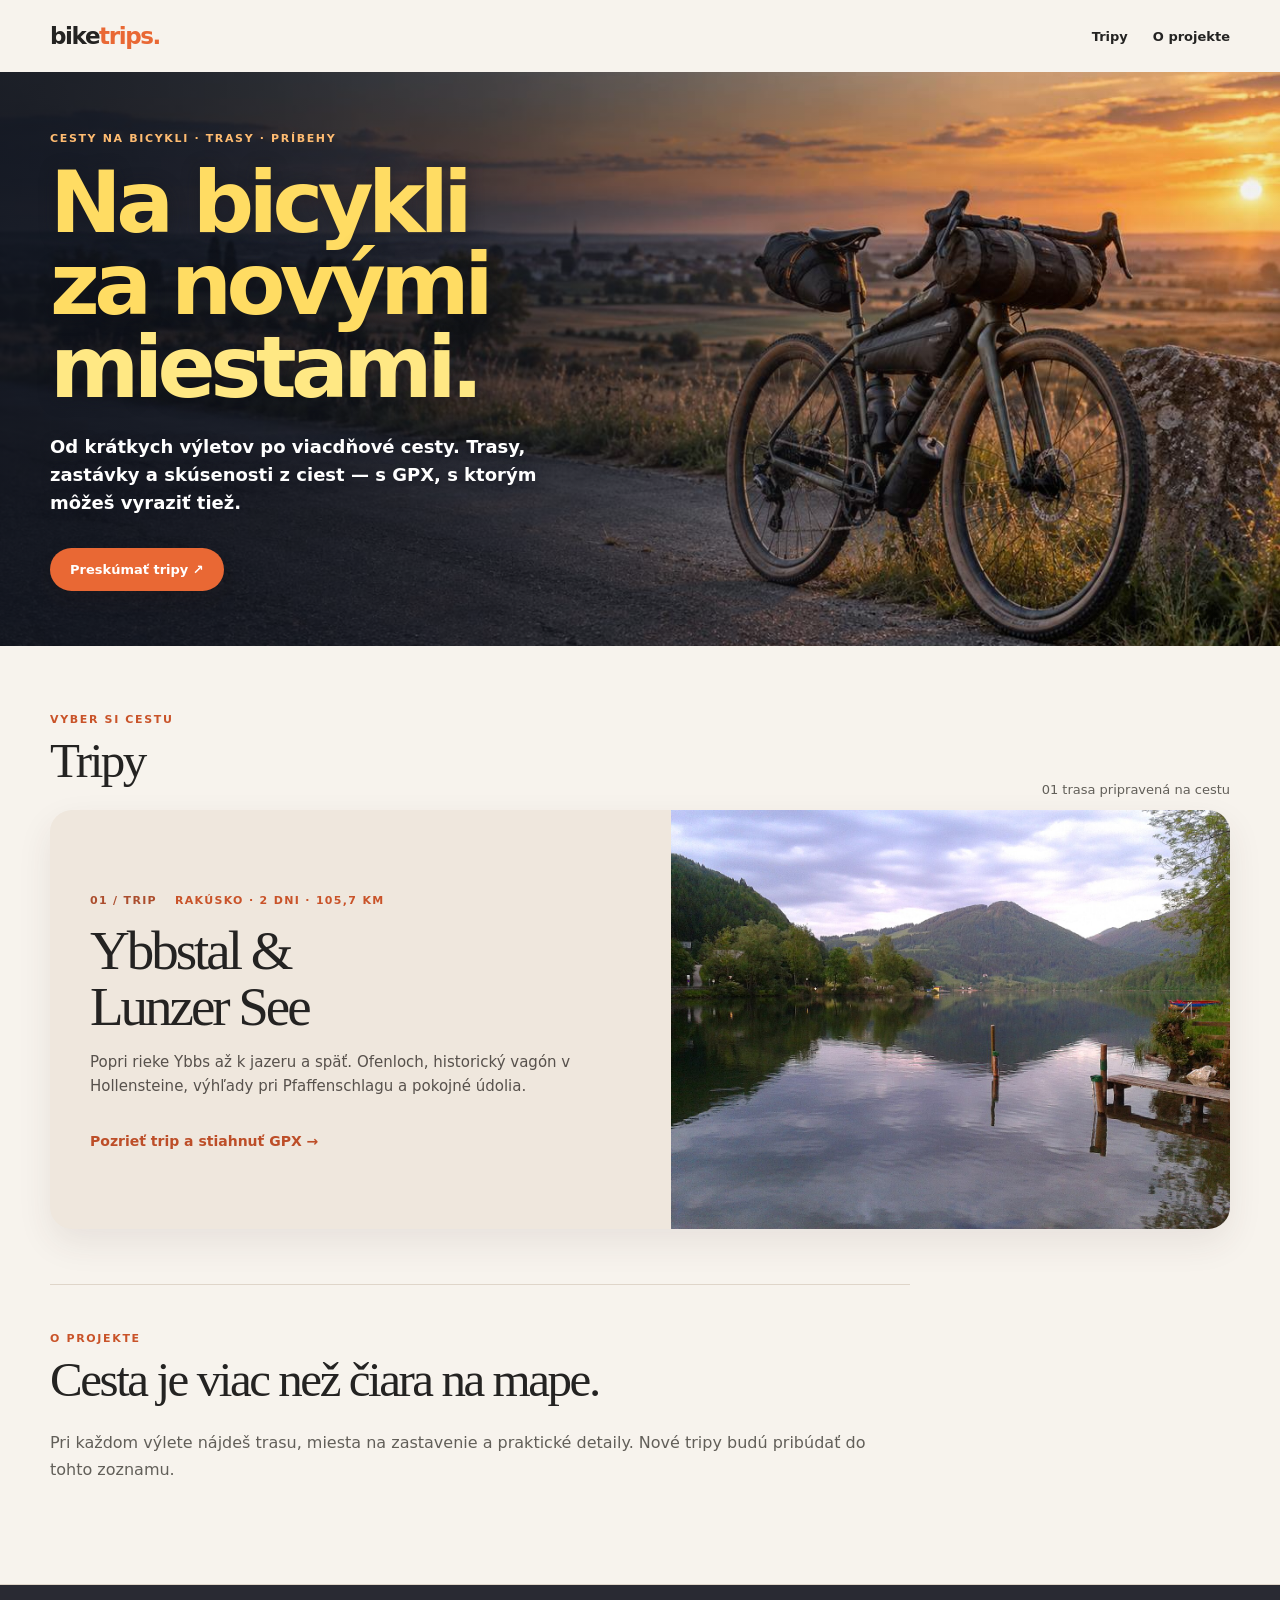
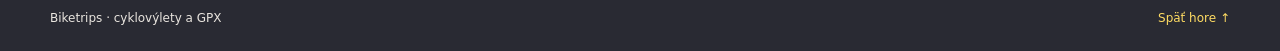
<file: index.html>
<!doctype html>
<html lang="sk"><head><meta charset="utf-8"><meta name="viewport" content="width=device-width,initial-scale=1"><meta name="description" content="Cyklovýlety, zastávky a GPX na jednom mieste."><title>Biketrips · Na bicykli za novými miestami</title><link rel="stylesheet" href="style.css"></head>
<body class="new-layout"><nav class="nav wrap"><a class="brand" href="index.html">bike<i>trips.</i></a><div class="nav-links"><a href="#vylety">Tripy</a><a href="#o-projekte">O projekte</a></div></nav>
<header class="landing-hero" id="top"><div class="wrap landing-grid"><div class="landing-copy"><span class="eyebrow">Cesty na bicykli · trasy · príbehy</span><h1>Na bicykli<br>za novými <em>miestami.</em></h1><p>Od krátkych výletov po viacdňové cesty. Trasy, zastávky a skúsenosti z ciest — s GPX, s ktorým môžeš vyraziť tiež.</p><a class="button" href="#vylety">Preskúmať tripy ↗</a></div></div></header>
<main class="wrap landing-main" id="vylety">
  <div class="section-top"><div><span class="eyebrow">Vyber si cestu</span><h2>Tripy</h2></div><p>01 trasa pripravená na cestu</p></div>
  <ol class="trip-list">
    <li><a class="feature" href="ybbstal-cyklovylet.html"><div class="feature-content"><span class="trip-number">01 / Trip</span><span class="meta">Rakúsko · 2 dni · 105,7 km</span><h3>Ybbstal &amp;<br>Lunzer See</h3><p>Popri rieke Ybbs až k jazeru a späť. Ofenloch, historický vagón v Hollensteine, výhľady pri Pfaffenschlagu a pokojné údolia.</p><span class="textlink">Pozrieť trip a stiahnuť GPX →</span></div><img src="images/lunzer-see.jpg" alt="Horské jazero Lunzer See" loading="lazy"></a></li>
  </ol>
  <section class="about-trip" id="o-projekte"><span class="eyebrow">O projekte</span><h2>Cesta je viac než čiara na mape.</h2><p>Pri každom výlete nájdeš trasu, miesta na zastavenie a praktické detaily. Nové tripy budú pribúdať do tohto zoznamu.</p></section>
</main>
<footer><div class="wrap"><span>Biketrips · cyklovýlety a GPX</span><a href="#top">Späť hore ↑</a></div></footer></body></html>
</file>
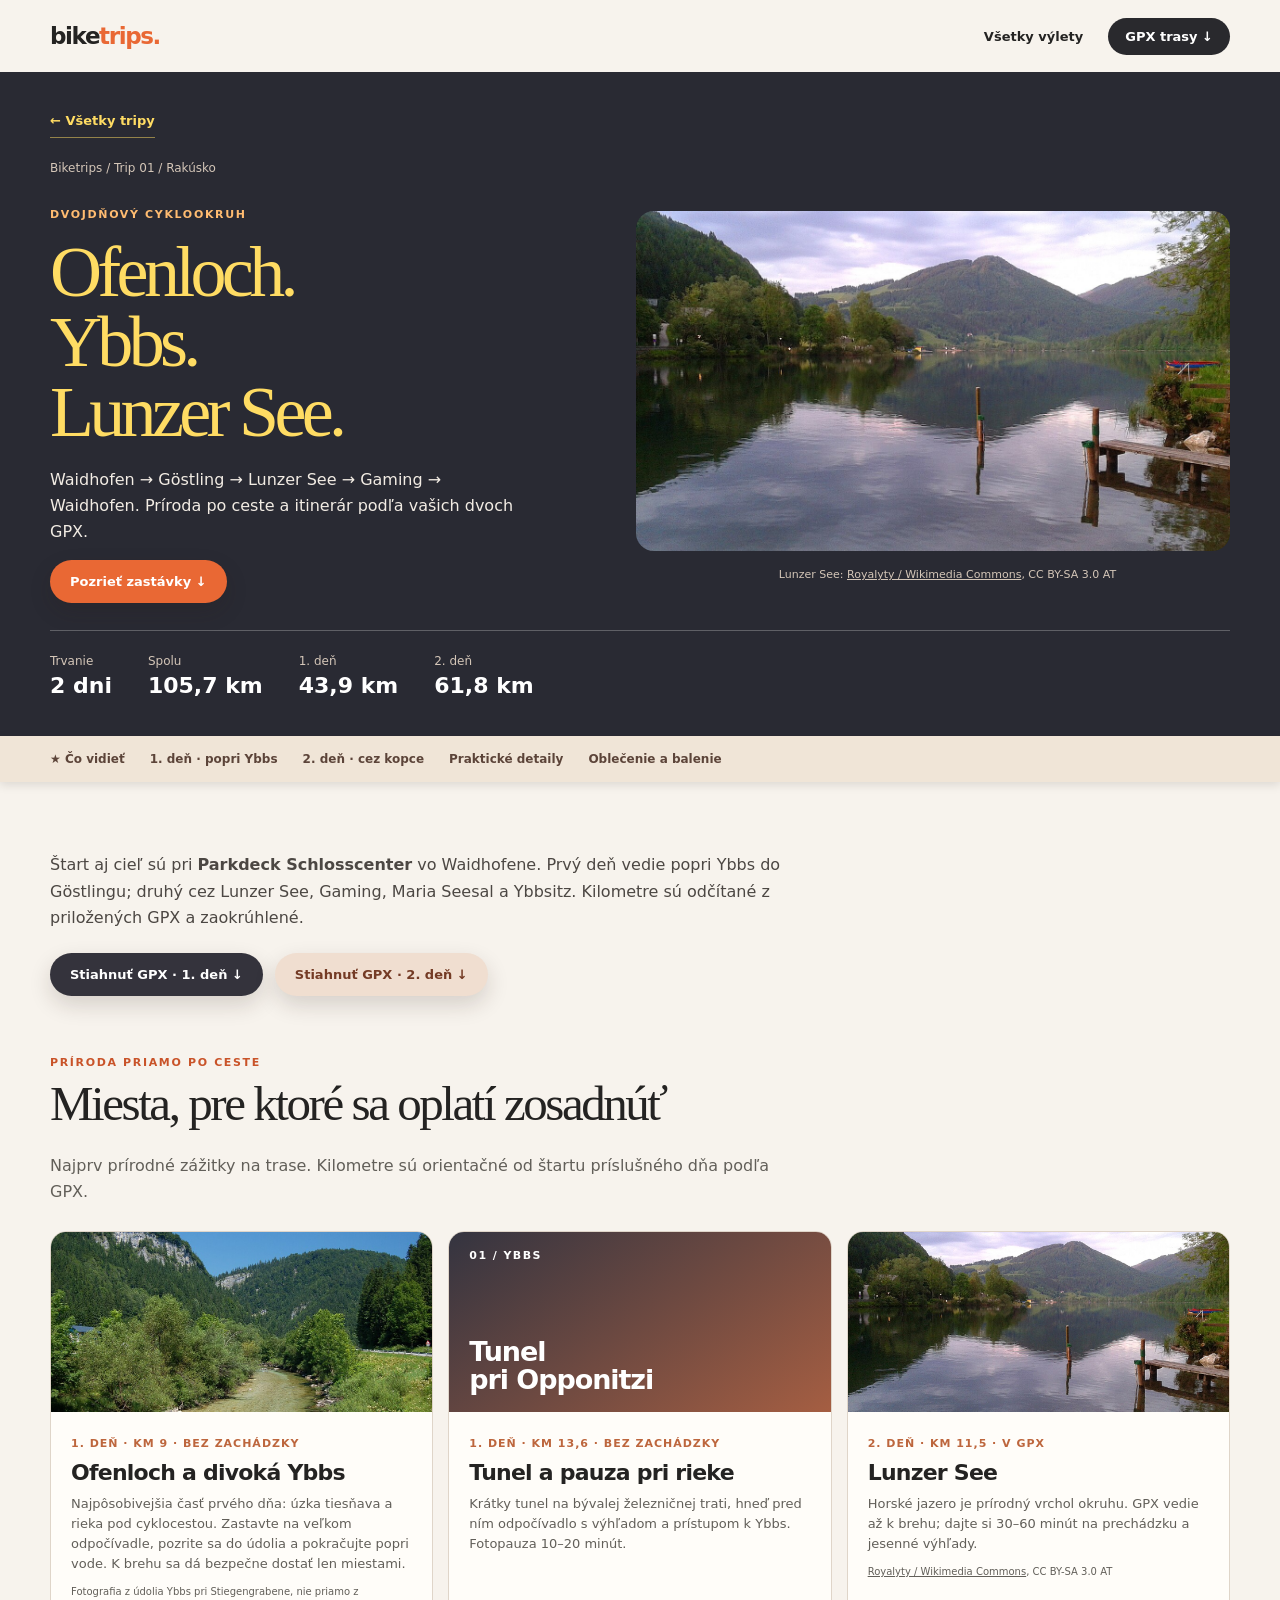
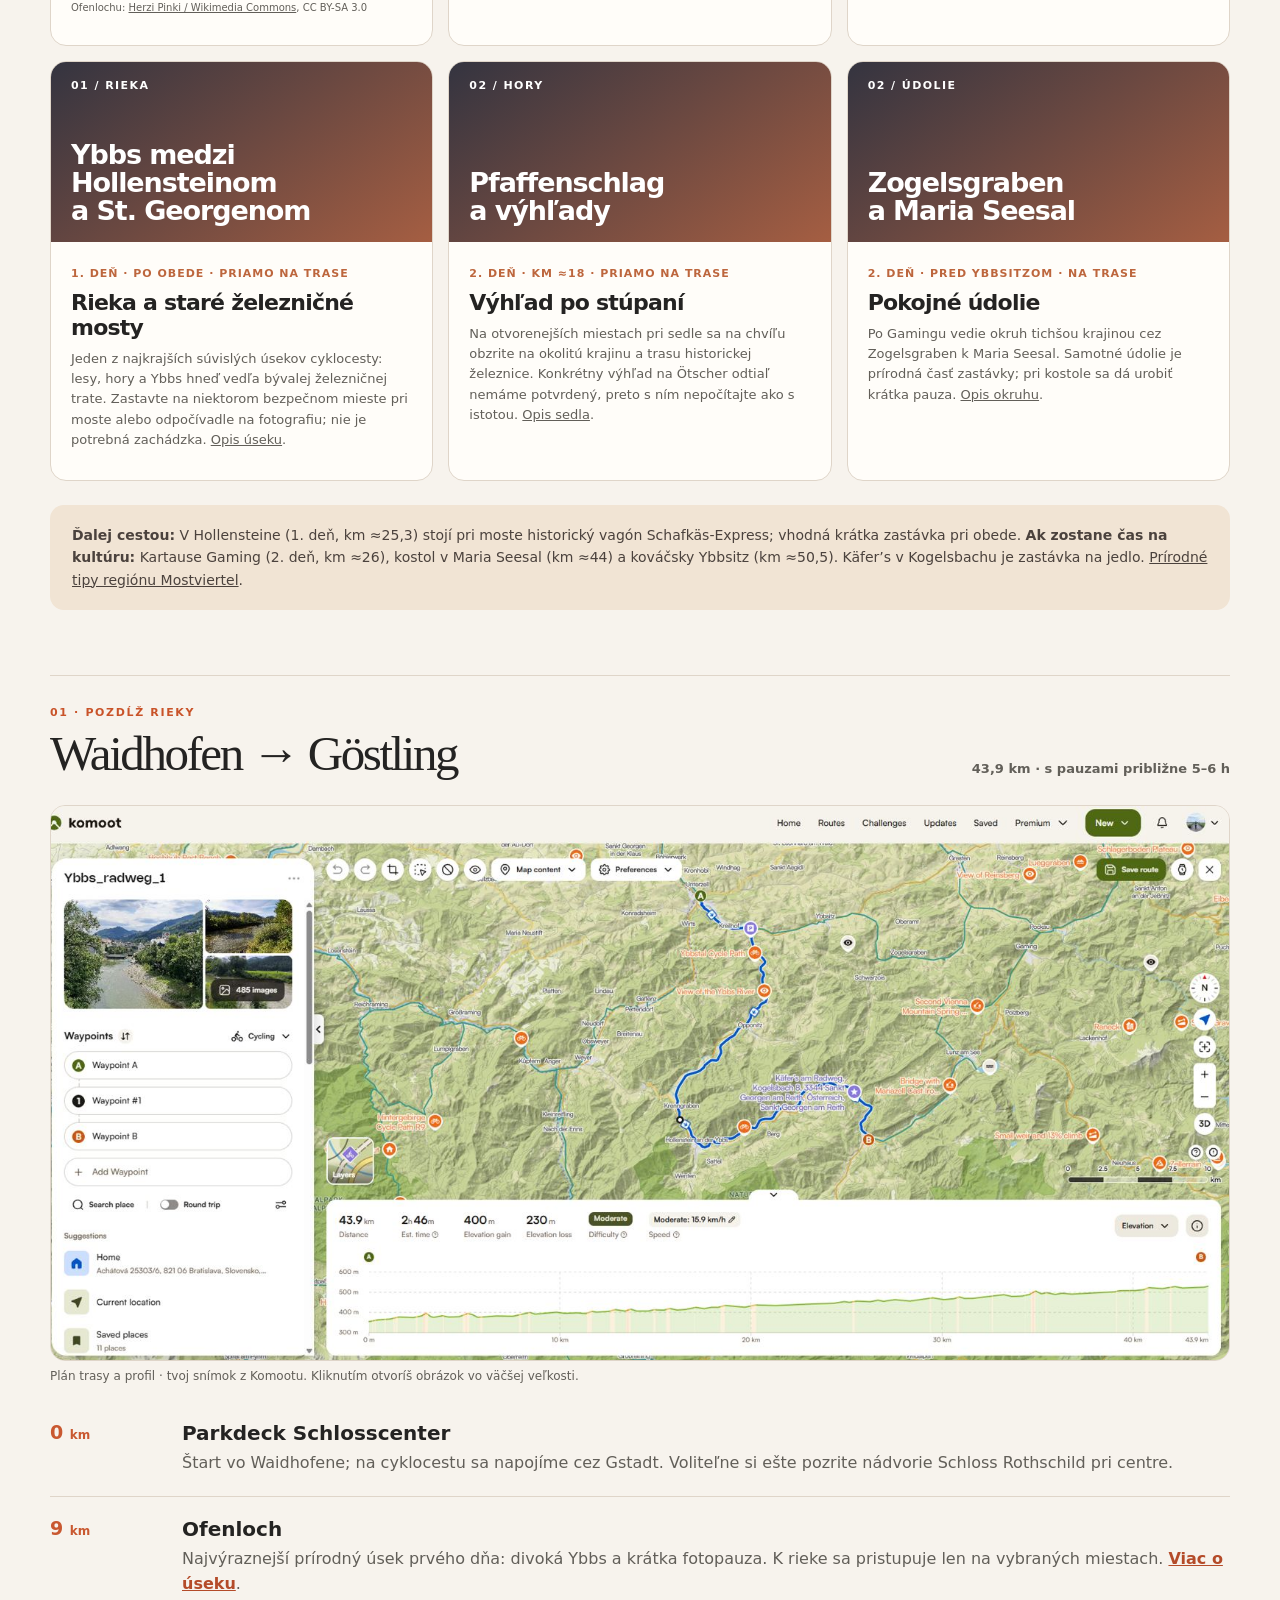
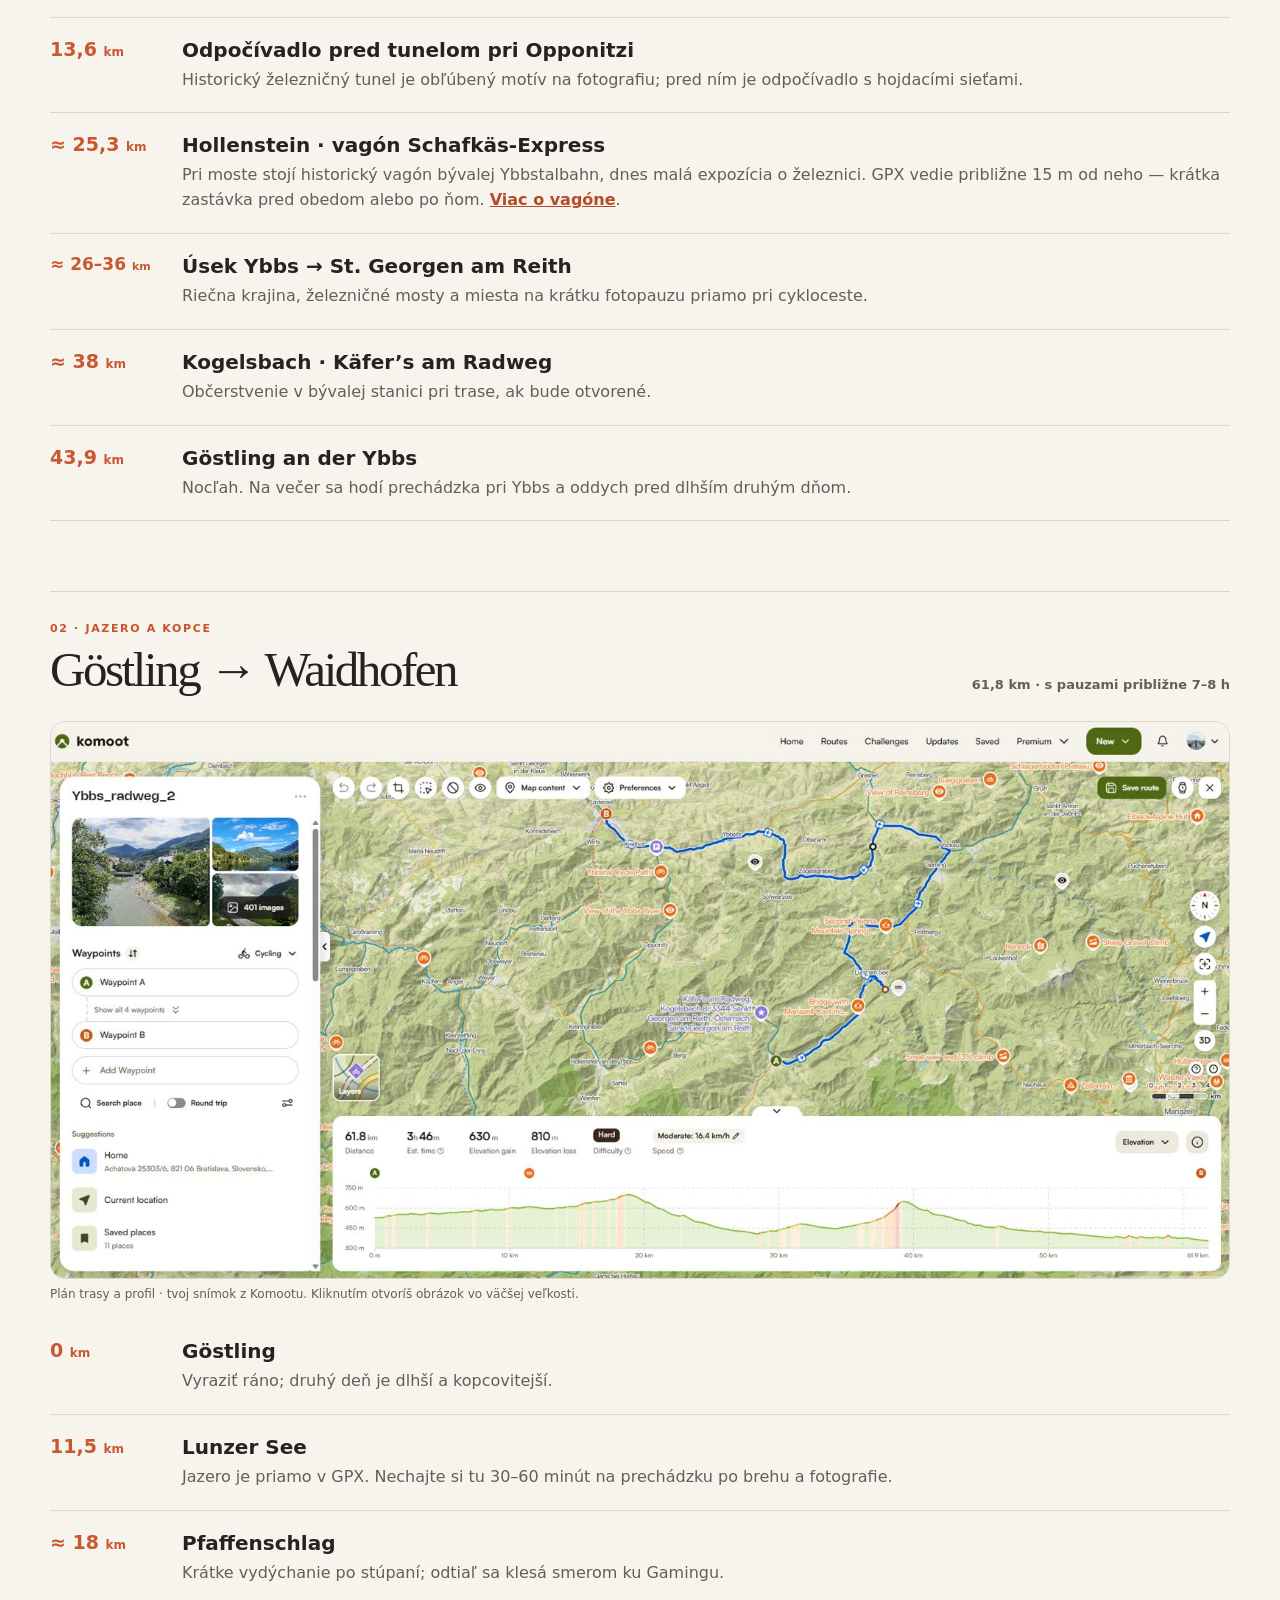
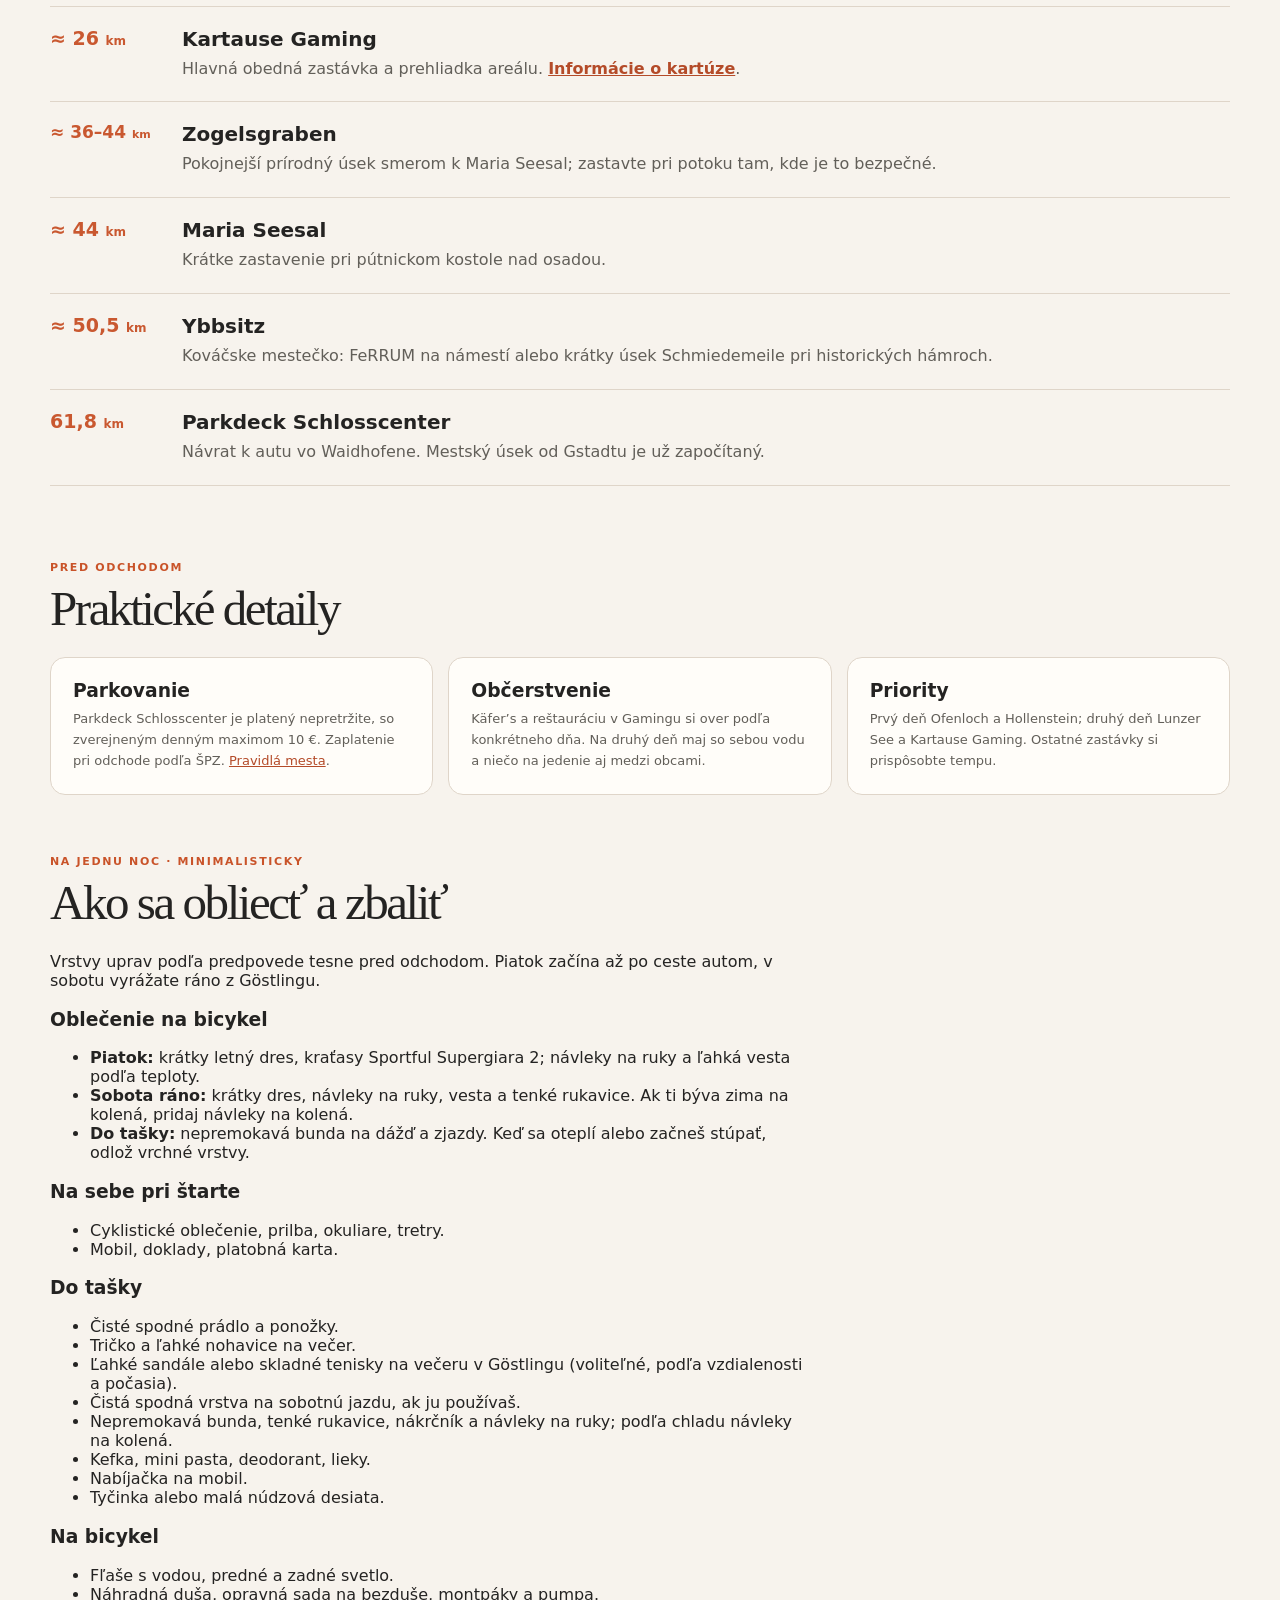
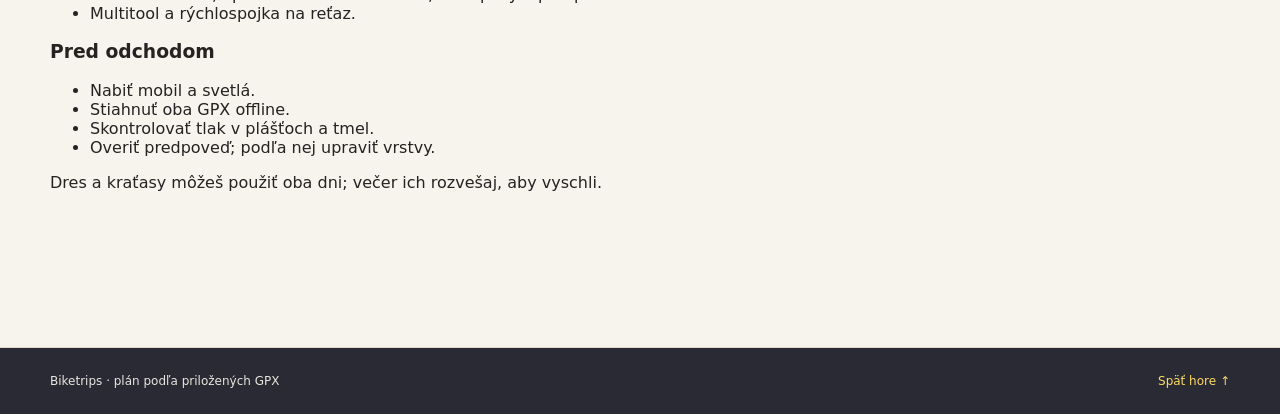
<file: ybbstal-cyklovylet.html>
<!doctype html><html lang="sk"><head><meta charset="utf-8"><meta name="viewport" content="width=device-width,initial-scale=1"><meta name="description" content="Dvojdňový cyklookruh Ybbstal a Lunzer See: jesenné zastávky, plán po dňoch a GPX."><title>Ybbstal a Lunzer See · Biketrips</title><link rel="stylesheet" href="style.css"></head><body class="new-layout detail-page"><nav class="nav wrap"><a class="brand" href="index.html">bike<i>trips.</i></a><div class="nav-links"><a href="index.html#vylety">Všetky výlety</a><a class="nav-cta" href="#gpx">GPX trasy ↓</a></div></nav><header class="detail-hero" id="top"><div class="wrap"><a class="back-to-trips" href="index.html#vylety">← Všetky tripy</a><div class="crumb">Biketrips / Trip 01 / Rakúsko</div><div class="detail-grid"><div><span class="eyebrow">Dvojdňový cyklookruh</span><h1>Ofenloch.<br>Ybbs.<br>Lunzer See.</h1><p>Waidhofen → Göstling → Lunzer See → Gaming → Waidhofen. Príroda po ceste a itinerár podľa vašich dvoch GPX.</p><a class="button" href="#highlights">Pozrieť zastávky ↓</a></div><div><img class="detail-photo" src="images/lunzer-see.jpg" alt="Horské jazero Lunzer See na trase druhého dňa"><p class="photo-credit">Lunzer See: <a href="https://commons.wikimedia.org/wiki/File:Lunzer_See.jpg">Royalyty / Wikimedia Commons</a>, CC BY-SA 3.0 AT</p></div></div><div class="facts"><div><small>Trvanie</small><strong>2 dni</strong></div><div><small>Spolu</small><strong>105,7 km</strong></div><div><small>1. deň</small><strong>43,9 km</strong></div><div><small>2. deň</small><strong>61,8 km</strong></div></div></div></header><div class="subnav"><div class="wrap"><a href="#highlights">★ Čo vidieť</a><a href="#day1">1. deň · popri Ybbs</a><a href="#day2">2. deň · cez kopce</a><a href="#practical">Praktické detaily</a><a href="#packing">Oblečenie a balenie</a></div></div><main class="wrap"><p class="intro">Štart aj cieľ sú pri <strong>Parkdeck Schlosscenter</strong> vo Waidhofene. Prvý deň vedie popri Ybbs do Göstlingu; druhý cez Lunzer See, Gaming, Maria Seesal a Ybbsitz. Kilometre sú odčítané z priložených GPX a zaokrúhlené.</p><div class="downloads" id="gpx"><a class="button dark" href="gpx/ybbstal-den-1.gpx" download>Stiahnuť GPX · 1. deň ↓</a><a class="button light" href="gpx/ybbstal-den-2.gpx" download>Stiahnuť GPX · 2. deň ↓</a></div><section class="highlights" aria-labelledby="highlights-title" id="highlights"><span class="eyebrow">Príroda priamo po ceste</span><h2 id="highlights-title">Miesta, pre ktoré sa oplatí zosadnúť</h2><p>Najprv prírodné zážitky na trase. Kilometre sú orientačné od štartu príslušného dňa podľa GPX.</p><div class="highlight-grid">
<article class="highlight"><img src="images/ybbs-stiegengraben.jpg" alt="Rieka Ybbs medzi zalesnenými horami pri Stiegengrabene" loading="lazy"><div class="highlight-body"><small>1. deň · km 9 · bez zachádzky</small><h3>Ofenloch a divoká Ybbs</h3><p>Najpôsobivejšia časť prvého dňa: úzka tiesňava a rieka pod cyklocestou. Zastavte na veľkom odpočívadle, pozrite sa do údolia a pokračujte popri vode. K brehu sa dá bezpečne dostať len miestami.</p><p class="photo-credit">Fotografia z údolia Ybbs pri Stiegengrabene, nie priamo z Ofenlochu: <a href="https://commons.wikimedia.org/wiki/File:River_Ybbs,_Stiegengraben.jpg">Herzi Pinki / Wikimedia Commons</a>, CC BY-SA 3.0</p></div></article>
<article class="highlight"><div class="highlight-visual"><span>01 / YBBS</span><strong>Tunel<br>pri Opponitzi</strong></div><div class="highlight-body"><small>1. deň · km 13,6 · bez zachádzky</small><h3>Tunel a pauza pri rieke</h3><p>Krátky tunel na bývalej železničnej trati, hneď pred ním odpočívadlo s výhľadom a prístupom k Ybbs. Fotopauza 10–20 minút.</p></div></article>
<article class="highlight"><img src="images/lunzer-see.jpg" alt="Lunzer See medzi horami" loading="lazy"><div class="highlight-body"><small>2. deň · km 11,5 · v GPX</small><h3>Lunzer See</h3><p>Horské jazero je prírodný vrchol okruhu. GPX vedie až k brehu; dajte si 30–60 minút na prechádzku a jesenné výhľady.</p><p class="photo-credit"><a href="https://commons.wikimedia.org/wiki/File:Lunzer_See.jpg">Royalyty / Wikimedia Commons</a>, CC BY-SA 3.0 AT</p></div></article>
<article class="highlight"><div class="highlight-visual"><span>01 / RIEKA</span><strong>Ybbs medzi<br>Hollensteinom<br>a St. Georgenom</strong></div><div class="highlight-body"><small>1. deň · po obede · priamo na trase</small><h3>Rieka a staré železničné mosty</h3><p>Jeden z najkrajších súvislých úsekov cyklocesty: lesy, hory a Ybbs hneď vedľa bývalej železničnej trate. Zastavte na niektorom bezpečnom mieste pri moste alebo odpočívadle na fotografiu; nie je potrebná zachádzka. <a href="https://www.mostviertel.at/touren/radeln-for-family-goestling-an-der-ybbs-tour-1-nach-hollensteinybbs">Opis úseku</a>.</p></div></article>
<article class="highlight"><div class="highlight-visual"><span>02 / HORY</span><strong>Pfaffenschlag<br>a výhľady</strong></div><div class="highlight-body"><small>2. deň · km ≈18 · priamo na trase</small><h3>Výhľad po stúpaní</h3><p>Na otvorenejších miestach pri sedle sa na chvíľu obzrite na okolitú krajinu a trasu historickej železnice. Konkrétny výhľad na Ötscher odtiaľ nemáme potvrdený, preto s ním nepočítajte ako s istotou. <a href="https://www.ybbstaler-alpen.at/a-erlauftalradweg">Opis sedla</a>.</p></div></article>
<article class="highlight"><div class="highlight-visual"><span>02 / ÚDOLIE</span><strong>Zogelsgraben<br>a Maria Seesal</strong></div><div class="highlight-body"><small>2. deň · pred Ybbsitzom · na trase</small><h3>Pokojné údolie</h3><p>Po Gamingu vedie okruh tichšou krajinou cez Zogelsgraben k Maria Seesal. Samotné údolie je prírodná časť zastávky; pri kostole sa dá urobiť krátka pauza. <a href="https://www.mostviertel.at/touren/mostviertel-von-mild-bis-wild">Opis okruhu</a>.</p></div></article>
</div><div class="poi-note"><p><strong>Ďalej cestou:</strong> V Hollensteine (1. deň, km ≈25,3) stojí pri moste historický vagón Schafkäs-Express; vhodná krátka zastávka pri obede. <strong>Ak zostane čas na kultúru:</strong> Kartause Gaming (2. deň, km ≈26), kostol v Maria Seesal (km ≈44) a kováčsky Ybbsitz (km ≈50,5). Käfer’s v Kogelsbachu je zastávka na jedlo. <a href="https://www.mostviertel.at/sehenswertes-ybbstalradweg">Prírodné tipy regiónu Mostviertel</a>.</p></div></section>
    <section class="day" aria-labelledby="day1"><div class="day-head"><div><span class="eyebrow">01 · Pozdĺž rieky</span><h2 id="day1">Waidhofen → Göstling</h2></div><p>43,9 km · s pauzami približne 5–6 h</p></div>
      <figure class="route-map"><a href="images/ybbstal-den-1-komoot.jpg" target="_blank" rel="noopener"><img src="images/ybbstal-den-1-komoot.jpg" alt="Mapa prvého dňa od Waidhofenu popri Ybbs do Göstlingu a výškový profil" loading="lazy"></a><figcaption>Plán trasy a profil · tvoj snímok z Komootu. Kliknutím otvoríš obrázok vo väčšej veľkosti.</figcaption></figure>
      <ol class="stops">
        <li class="stop"><span class="km">0 <small>km</small></span><div><h3>Parkdeck Schlosscenter</h3><p>Štart vo Waidhofene; na cyklocestu sa napojíme cez Gstadt. Voliteľne si ešte pozrite nádvorie Schloss Rothschild pri centre.</p></div></li>
        <li class="stop"><span class="km">9 <small>km</small></span><div><h3>Ofenloch</h3><p>Najvýraznejší prírodný úsek prvého dňa: divoká Ybbs a krátka fotopauza. K rieke sa pristupuje len na vybraných miestach. <a href="https://www.mostviertel.at/sehenswertes-ybbstalradweg">Viac o úseku</a>.</p></div></li>
        <li class="stop"><span class="km">13,6 <small>km</small></span><div><h3>Odpočívadlo pred tunelom pri Opponitzi</h3><p>Historický železničný tunel je obľúbený motív na fotografiu; pred ním je odpočívadlo s hojdacími sieťami.</p></div></li>
        <li class="stop"><span class="km">≈ 25,3 <small>km</small></span><div><h3>Hollenstein · vagón Schafkäs-Express</h3><p>Pri moste stojí historický vagón bývalej Ybbstalbahn, dnes malá expozícia o železnici. GPX vedie približne 15 m od neho — krátka zastávka pred obedom alebo po ňom. <a href="https://www.noemuseen.at/museum/detail/zeitreisewaggon-auf-den-spuren-der-ybbstalbahn/">Viac o vagóne</a>.</p></div></li>
        <li class="stop"><span class="km km-range">≈ 26–36 <small>km</small></span><div><h3>Úsek Ybbs → St. Georgen am Reith</h3><p>Riečna krajina, železničné mosty a miesta na krátku fotopauzu priamo pri cykloceste.</p></div></li>
        <li class="stop"><span class="km">≈ 38 <small>km</small></span><div><h3>Kogelsbach · Käfer’s am Radweg</h3><p>Občerstvenie v bývalej stanici pri trase, ak bude otvorené.</p></div></li>
        <li class="stop"><span class="km">43,9 <small>km</small></span><div><h3>Göstling an der Ybbs</h3><p>Nocľah. Na večer sa hodí prechádzka pri Ybbs a oddych pred dlhším druhým dňom.</p></div></li>
      </ol>
    </section>

    <section class="day" aria-labelledby="day2"><div class="day-head"><div><span class="eyebrow">02 · Jazero a kopce</span><h2 id="day2">Göstling → Waidhofen</h2></div><p>61,8 km · s pauzami približne 7–8 h</p></div>
      <figure class="route-map"><a href="images/ybbstal-den-2-komoot.jpg" target="_blank" rel="noopener"><img src="images/ybbstal-den-2-komoot.jpg" alt="Mapa druhého dňa cez Lunzer See, Gaming a Ybbsitz do Waidhofenu a výškový profil" loading="lazy"></a><figcaption>Plán trasy a profil · tvoj snímok z Komootu. Kliknutím otvoríš obrázok vo väčšej veľkosti.</figcaption></figure>
      <ol class="stops">
        <li class="stop"><span class="km">0 <small>km</small></span><div><h3>Göstling</h3><p>Vyraziť ráno; druhý deň je dlhší a kopcovitejší.</p></div></li>
        <li class="stop"><span class="km">11,5 <small>km</small></span><div><h3>Lunzer See</h3><p>Jazero je priamo v GPX. Nechajte si tu 30–60 minút na prechádzku po brehu a fotografie.</p></div></li>
        <li class="stop"><span class="km">≈ 18 <small>km</small></span><div><h3>Pfaffenschlag</h3><p>Krátke vydýchanie po stúpaní; odtiaľ sa klesá smerom ku Gamingu.</p></div></li>
        <li class="stop"><span class="km">≈ 26 <small>km</small></span><div><h3>Kartause Gaming</h3><p>Hlavná obedná zastávka a prehliadka areálu. <a href="https://www.mostviertel.at/ausflug-freizeit/hotel-kartause-gaming">Informácie o kartúze</a>.</p></div></li>
        <li class="stop"><span class="km km-range">≈ 36–44 <small>km</small></span><div><h3>Zogelsgraben</h3><p>Pokojnejší prírodný úsek smerom k Maria Seesal; zastavte pri potoku tam, kde je to bezpečné.</p></div></li>
        <li class="stop"><span class="km">≈ 44 <small>km</small></span><div><h3>Maria Seesal</h3><p>Krátke zastavenie pri pútnickom kostole nad osadou.</p></div></li>
        <li class="stop"><span class="km">≈ 50,5 <small>km</small></span><div><h3>Ybbsitz</h3><p>Kováčske mestečko: FeRRUM na námestí alebo krátky úsek Schmiedemeile pri historických hámroch.</p></div></li>
        <li class="stop"><span class="km">61,8 <small>km</small></span><div><h3>Parkdeck Schlosscenter</h3><p>Návrat k autu vo Waidhofene. Mestský úsek od Gstadtu je už započítaný.</p></div></li>
      </ol>
    </section>

    <section aria-labelledby="practical"><span class="eyebrow">Pred odchodom</span><h2 id="practical">Praktické detaily</h2><div class="note-grid">
      <article class="note"><h3>Parkovanie</h3><p>Parkdeck Schlosscenter je platený nepretržite, so zverejneným denným maximom 10 €. Zaplatenie pri odchode podľa ŠPZ. <a href="https://waidhofen.at/parkhaeuser-parkplaetze">Pravidlá mesta</a>.</p></article>
      <article class="note"><h3>Občerstvenie</h3><p>Käfer’s a reštauráciu v Gamingu si over podľa konkrétneho dňa. Na druhý deň maj so sebou vodu a niečo na jedenie aj medzi obcami.</p></article>
      <article class="note"><h3>Priority</h3><p>Prvý deň Ofenloch a Hollenstein; druhý deň Lunzer See a Kartause Gaming. Ostatné zastávky si prispôsobte tempu.</p></article>
    </div></section>
<section id="packing" aria-labelledby="packing-title" style="scroll-margin-top:85px;margin:55px 0 75px;max-width:760px">
<span class="eyebrow">Na jednu noc · minimalisticky</span><h2 id="packing-title">Ako sa obliecť a zbaliť</h2>
<p>Vrstvy uprav podľa predpovede tesne pred odchodom. Piatok začína až po ceste autom, v sobotu vyrážate ráno z Göstlingu.</p>
<h3>Oblečenie na bicykel</h3>
<ul>
<li><strong>Piatok:</strong> krátky letný dres, kraťasy Sportful Supergiara 2; návleky na ruky a ľahká vesta podľa teploty.</li>
<li><strong>Sobota ráno:</strong> krátky dres, návleky na ruky, vesta a tenké rukavice. Ak ti býva zima na kolená, pridaj návleky na kolená.</li>
<li><strong>Do tašky:</strong> nepremokavá bunda na dážď a zjazdy. Keď sa oteplí alebo začneš stúpať, odlož vrchné vrstvy.</li>
</ul>
<h3>Na sebe pri štarte</h3>
<ul><li>Cyklistické oblečenie, prilba, okuliare, tretry.</li><li>Mobil, doklady, platobná karta.</li></ul>
<h3>Do tašky</h3>
<ul>
<li>Čisté spodné prádlo a ponožky.</li>
<li>Tričko a ľahké nohavice na večer.</li>
<li>Ľahké sandále alebo skladné tenisky na večeru v Göstlingu (voliteľné, podľa vzdialenosti a počasia).</li>
<li>Čistá spodná vrstva na sobotnú jazdu, ak ju používaš.</li>
<li>Nepremokavá bunda, tenké rukavice, nákrčník a návleky na ruky; podľa chladu návleky na kolená.</li>
<li>Kefka, mini pasta, deodorant, lieky.</li>
<li>Nabíjačka na mobil.</li>
<li>Tyčinka alebo malá núdzová desiata.</li>
</ul>
<h3>Na bicykel</h3>
<ul>
<li>Fľaše s vodou, predné a zadné svetlo.</li>
<li>Náhradná duša, opravná sada na bezduše, montpáky a pumpa.</li>
<li>Multitool a rýchlospojka na reťaz.</li>
</ul>
<h3>Pred odchodom</h3>
<ul>
<li>Nabiť mobil a svetlá.</li>
<li>Stiahnuť oba GPX offline.</li>
<li>Skontrolovať tlak v plášťoch a tmel.</li>
<li>Overiť predpoveď; podľa nej upraviť vrstvy.</li>
</ul>
<p>Dres a kraťasy môžeš použiť oba dni; večer ich rozvešaj, aby vyschli.</p>
</section></main><footer><div class="wrap"><span>Biketrips · plán podľa priložených GPX</span><a href="#top">Späť hore ↑</a></div></footer></body></html>
</file>
<file: style.css>
:root{--green:#173d34;--ink:#1b2b26;--muted:#5e7268;--paper:#f8f7f2;--orange:#e57a45;--line:#dce3da}*{box-sizing:border-box}html{scroll-behavior:smooth}body{margin:0;background:var(--paper);color:var(--ink);font-family:Inter,system-ui,-apple-system,"Segoe UI",Arial,sans-serif}a{color:inherit}.wrap{width:min(1100px,calc(100% - 36px));margin:auto}.nav{height:70px;display:flex;align-items:center;justify-content:space-between}.brand{text-decoration:none;font-size:23px;font-weight:900;letter-spacing:-.06em}.brand i{font-style:normal;color:var(--orange)}.nav-links{display:flex;gap:25px;align-items:center;font-size:13px;font-weight:750}.nav-links a{text-decoration:none}.nav-cta{background:var(--green);color:#fff;padding:11px 17px;border-radius:30px}.eyebrow{font-size:11px;letter-spacing:.15em;text-transform:uppercase;font-weight:900;color:#bd683e}.button{display:inline-block;background:var(--orange);border-radius:40px;padding:14px 20px;text-decoration:none;color:#172b24;font-size:13px;font-weight:850}.button.dark{background:var(--green);color:white}.button.light{background:#e5ebe3;color:var(--green)}a:focus-visible{outline:3px solid var(--orange);outline-offset:3px}.home-hero{min-height:490px;background:linear-gradient(90deg,#112c28e8,#112c28a6 42%,#112c2822),url('images/ybbs-stiegengraben.jpg') center 53%/cover;display:flex;align-items:center;color:white}.home-hero .eyebrow,.detail-hero .eyebrow{color:#e4a46b}.home-hero h1,.detail-hero h1{font-size:clamp(48px,8vw,84px);line-height:.97;letter-spacing:-.065em;margin:16px 0 20px}.home-hero p{font-size:18px;line-height:1.6;max-width:490px;color:#e6eee9}.home-hero .button{margin-top:16px}main{padding:54px 0 80px}h2{font-size:clamp(33px,4.5vw,49px);letter-spacing:-.05em;line-height:1.08;margin:8px 0 22px}.section-top{display:flex;justify-content:space-between;align-items:end;gap:15px}.section-top p{color:var(--muted);font-size:13px}.feature{display:grid;grid-template-columns:1.02fr .98fr;background:#e6ede5;border-radius:18px;overflow:hidden;text-decoration:none}.feature-content{padding:40px;align-self:center}.feature img{width:100%;height:100%;min-height:325px;object-fit:cover}.feature h3{font-size:clamp(37px,5vw,55px);letter-spacing:-.055em;line-height:1.02;margin:15px 0}.feature p{font-size:15px;line-height:1.6;color:#53655b}.textlink{font-size:14px;font-weight:850;color:#204a3c;display:inline-block;margin-top:20px}.meta{font-size:11px;font-weight:850;letter-spacing:.12em;text-transform:uppercase;color:#ad5e36}.photo-credit{font-size:11px;color:var(--muted);line-height:1.4}.photo-credit a{color:inherit}footer{border-top:1px solid var(--line);padding:26px 0;color:var(--muted);font-size:12px}.detail-hero{background:var(--green);color:white;padding:30px 0 35px}.crumb{font-size:12px;color:#b8d0c2;margin:5px 0 38px}.detail-grid{display:grid;grid-template-columns:.96fr 1.04fr;align-items:center;gap:38px}.detail-hero h1{font-size:clamp(45px,6vw,72px)}.detail-hero p{max-width:480px;color:#d1e1d7;line-height:1.6}.detail-photo{width:100%;height:340px;object-fit:cover;border-radius:16px}.detail-hero .photo-credit{color:#b8d0c2;text-align:right}.facts{display:flex;gap:36px;border-top:1px solid #ffffff40;margin-top:27px;padding-top:23px;flex-wrap:wrap}.facts small{display:block;color:#b8d0c2;font-size:12px}.facts strong{display:block;font-size:22px;margin-top:5px}.subnav{background:#eaf0e8;position:sticky;top:0;z-index:5;box-shadow:0 3px 8px #1a3c3020}.subnav .wrap{display:flex;gap:25px;overflow-x:auto;white-space:nowrap;padding:16px 0}.subnav a{font-size:12px;font-weight:850;text-decoration:none;color:#375747}.intro{max-width:770px;font-size:16px;line-height:1.65;color:var(--muted)}.downloads{display:flex;gap:12px;flex-wrap:wrap;margin:22px 0 55px}.highlights{margin-bottom:65px;scroll-margin-top:85px}.highlights>p{max-width:760px;color:var(--muted);line-height:1.6}.highlight-grid{display:grid;grid-template-columns:repeat(3,1fr);gap:15px;margin:26px 0 24px}.highlight{background:white;border:1px solid var(--line);border-radius:16px;overflow:hidden}.highlight img{display:block;width:100%;height:180px;object-fit:cover}.highlight-body{padding:20px}.highlight small{font-size:11px;font-weight:850;letter-spacing:.09em;text-transform:uppercase;color:#bd663d}.highlight h3{font-size:22px;letter-spacing:-.035em;margin:9px 0}.highlight p{color:var(--muted);font-size:13px;line-height:1.55;margin:0 0 10px}.highlight .photo-credit{font-size:10px}.poi-note{background:#e8eee7;border-radius:14px;padding:19px 22px;font-size:14px;line-height:1.6;color:#3f584b}.poi-note p{margin:0}.day{margin:0 0 70px;scroll-margin-top:85px}.day-head{display:flex;align-items:end;justify-content:space-between;gap:20px;border-top:1px solid var(--line);padding-top:25px}.day h2{margin:8px 0 0}.day-head p{margin:0 0 5px;color:var(--muted);font-size:13px;font-weight:750}.route-map{margin:24px 0 10px}.route-map img{display:block;width:100%;height:auto;border-radius:15px;border:1px solid var(--line)}.route-map figcaption{font-size:12px;color:var(--muted);margin-top:8px}.stops{list-style:none;padding:0;margin:18px 0 0}.stop{display:grid;grid-template-columns:83px 1fr;gap:22px;padding:20px 0;border-bottom:1px solid var(--line)}.km{color:#b6633b;font-weight:850;font-size:19px}.km small{font-size:12px}.stop h3{font-size:20px;margin:0 0 6px}.stop p{color:var(--muted);line-height:1.55;margin:0}.stop a{color:var(--green);font-weight:750}.note-grid{display:grid;grid-template-columns:repeat(3,1fr);gap:15px}.note{border:1px solid var(--line);background:white;padding:22px;border-radius:15px}.note h3{margin:0 0 8px}.note p{font-size:13px;line-height:1.6;color:var(--muted);margin:0}.note a{color:var(--green)}#practical{scroll-margin-top:85px}@media(max-width:720px){.nav-links a:first-child{display:none}.home-hero{min-height:450px;background-position:58% center}.feature,.detail-grid{grid-template-columns:1fr}.feature img{height:230px;min-height:0;grid-row:1}.feature-content{padding:27px}.detail-grid{gap:22px}.detail-photo{height:260px}.facts{gap:22px}.highlight-grid{grid-template-columns:1fr}.highlight{display:grid;grid-template-columns:130px 1fr}.highlight img{height:100%}.day-head{display:block}.day-head p{margin-top:13px}.stop{grid-template-columns:62px 1fr;gap:12px}.note-grid{grid-template-columns:1fr}.section-top p{display:none}}

.highlight-visual{height:180px;padding:17px 20px;background:linear-gradient(135deg,#264f45,#79a98a);color:#fff;display:flex;flex-direction:column;justify-content:space-between}.highlight-visual span{font-size:11px;font-weight:900;letter-spacing:.13em}.highlight-visual strong{font-size:27px;line-height:1.04;letter-spacing:-.04em}@media(max-width:720px){.highlight-visual{height:100%;min-height:190px}}


/* Warm editorial Biketrips layout */
.new-layout{--ink:#242322;--muted:#625f59;--paper:#f7f3ed;--orange:#e96834;--line:#dfd5c9;background:var(--paper);color:var(--ink)}
.new-layout .wrap{width:min(1180px,calc(100% - 48px))}
.new-layout .nav{height:72px}
.new-layout .nav-cta{background:#29292d}
.new-layout .brand i{color:#e96834}
.new-layout .eyebrow,.new-layout .meta{color:#c95329}
.new-layout .button{background:#e96834;color:#fff;box-shadow:0 9px 22px #2b1b1429}
.new-layout .button.dark{background:#34333c;color:#fff}
.new-layout .button.light{background:#f0ded0;color:#743b25}
.new-layout .landing-hero{min-height:560px;color:#fff;display:flex;align-items:center;background:linear-gradient(90deg,rgba(18,22,32,.85) 0%,rgba(24,27,37,.56) 38%,rgba(31,30,34,.05) 78%),url('images/bike-sunset.jpg') center 52%/cover}
.new-layout .landing-grid{display:block}
.new-layout .landing-copy{max-width:680px;padding:55px 0}
.new-layout .landing-copy .eyebrow{color:#ffbc71}
.new-layout .landing-copy h1{font-size:clamp(50px,6.7vw,92px);line-height:.96;letter-spacing:-.065em;margin:15px 0 25px;font-weight:850;color:#ffdc63;text-shadow:0 2px 18px #12151c7a}
.new-layout .landing-copy h1 em{font-style:normal;color:#ffe884}
.new-layout .landing-copy p{font-size:18px;line-height:1.55;max-width:510px;color:#fff;font-weight:600;text-shadow:0 1px 10px #181b25}
.new-layout .landing-copy .button{margin-top:13px}
.landing-content-layout,.detail-content-layout{display:grid;grid-template-columns:minmax(0,1fr) 250px;gap:34px;width:min(1180px,calc(100% - 48px));margin:auto;align-items:start}
.landing-content-layout>.wrap,.detail-content-layout>.wrap{width:100%;min-width:0}
.new-layout .landing-main{padding:62px 0 85px}
.new-layout h2{font-family:Georgia,serif;font-weight:500;letter-spacing:-.05em}
.new-layout .feature{background:#efe7dd;border-radius:22px;grid-template-columns:1fr 1fr;box-shadow:0 14px 35px #42332a16}
.new-layout .feature h3{font-family:Georgia,serif;font-weight:500}
.new-layout .feature p{color:#57514c}
.new-layout .textlink{color:#bd4e28}
.trip-sidebar,.trip-rail{position:sticky;top:28px;background:#292a33;color:#fff;border-radius:18px;padding:20px;margin-top:68px;box-shadow:0 18px 35px #332a2426}
.trip-sidebar-head{display:flex;justify-content:space-between;align-items:center;color:#ffdc63;font-size:12px;text-transform:uppercase;letter-spacing:.12em;font-weight:800;padding:2px 2px 16px}
.trip-sidebar-head strong{background:#e96834;color:#fff;border-radius:50%;width:30px;height:30px;display:grid;place-items:center}
.trip-sidebar-link{display:grid;grid-template-columns:28px 1fr auto;gap:8px;text-decoration:none;align-items:center;background:#fff8ec;color:#27262a;border-radius:10px;padding:13px 10px}
.trip-sidebar-link span{color:#c95329;font-size:12px;font-weight:900}
.trip-sidebar-link strong{font-size:13px;line-height:1.3}
.trip-sidebar-link b{color:#d75b2d}
.trip-sidebar p,.trip-rail p{font-size:12px;color:#cbc7c0;line-height:1.5;margin:16px 4px 3px}
.new-layout .about-trip{border-top:1px solid var(--line);padding-top:42px;margin-top:55px;max-width:700px}
.new-layout .about-trip p{color:var(--muted);line-height:1.7}
.new-layout footer{background:#292a33;color:#e9e5df}
.new-layout footer .wrap{display:flex;justify-content:space-between}
.new-layout footer a{color:#ffdc63;text-decoration:none}
.new-layout .detail-hero{background:#292a33;color:#fff;padding:32px 0 38px}
.new-layout .detail-hero .eyebrow{color:#ffbc71}
.new-layout .detail-hero h1{font-family:Georgia,serif;font-weight:500;color:#ffdc63;letter-spacing:-.065em}
.new-layout .detail-hero p{color:#f2ece4}
.new-layout .detail-hero .crumb,.new-layout .detail-hero .photo-credit,.new-layout .facts small{color:#d4c6b8}
.new-layout .detail-photo{border-radius:18px}
.new-layout .subnav{background:#f0e5d7;box-shadow:0 3px 9px #2b211b20}
.new-layout .subnav a{color:#5c4439}
.new-layout .intro{color:#4c4743}
.new-layout .highlight{border-color:var(--line);background:#fffdf9}
.new-layout .highlight-visual{background:linear-gradient(145deg,#343440,#a55e42)}
.new-layout .poi-note{background:#f1e4d4;color:#4b423d}
.new-layout .km{color:#c95830}
.new-layout .stop a,.new-layout .note a{color:#b44b29}
.new-layout .note{background:#fffdf9;border-color:var(--line)}
.new-layout .detail-content-layout{grid-template-columns:230px minmax(0,1fr);gap:32px}
.new-layout .detail-content-layout main{grid-column:2;grid-row:1;padding-top:48px}
.new-layout .trip-rail{grid-column:1;grid-row:1;margin-top:48px}
.trip-rail .eyebrow{color:#ffbc71}
.trip-rail>a.active{display:grid;gap:5px;background:#fff8ec;color:#292a33;padding:16px;border-radius:10px;text-decoration:none;margin-top:13px}
.trip-rail a.active small{font-size:10px;letter-spacing:.1em;text-transform:uppercase;color:#b7542c}
.trip-rail a.active strong{font-family:Georgia,serif;font-size:19px;line-height:1.12}
.trip-rail a.active span{font-size:11px;color:#b7542c;font-weight:800}
.trip-rail .all-trips{display:inline-block;margin-top:18px;color:#ffdc63;text-decoration:none;font-size:12px;font-weight:700}
@media(max-width:850px){.landing-content-layout,.detail-content-layout,.new-layout .detail-content-layout{display:flex;flex-direction:column;width:min(100% - 36px,720px);gap:0}.new-layout .landing-hero{min-height:530px;background-position:61% center}.new-layout .landing-copy{padding:60px 0 65px;max-width:480px}.new-layout .landing-copy h1{font-size:clamp(48px,10vw,75px)}.new-layout .landing-copy p{font-size:16px}.new-layout .landing-main{order:1;padding:44px 0}.trip-sidebar{order:0;position:static;width:100%;margin-top:26px}.new-layout .detail-content-layout main{order:1;padding-top:30px}.new-layout .trip-rail{order:0;position:static;width:100%;margin:22px 0 0}.new-layout .feature{grid-template-columns:1fr}.new-layout .feature img{height:240px;min-height:0;grid-row:1}.new-layout .detail-hero h1{font-size:clamp(44px,10vw,64px)}}
@media(max-width:540px){.new-layout .wrap{width:calc(100% - 36px)}.new-layout .landing-hero{min-height:600px;background-image:linear-gradient(180deg,rgba(20,23,32,.66),rgba(20,23,32,.45) 42%,rgba(20,23,32,.74)),url('images/bike-sunset.jpg');background-position:66% center}.new-layout .landing-copy{padding:38px 0;align-self:start}.new-layout .landing-copy h1{font-size:clamp(44px,12vw,62px)}.new-layout .landing-copy p{max-width:350px}.new-layout .nav-links{gap:12px}.new-layout .nav-links a{font-size:12px}.new-layout .highlight{display:block}.new-layout .highlight img,.new-layout .highlight-visual{height:190px}.new-layout .feature-content{padding:28px}}

.detail-page .back-to-trips{display:inline-flex;align-items:center;gap:7px;color:#ffdc63;text-decoration:none;font-size:13px;font-weight:850;padding:9px 0;margin-bottom:18px;border-bottom:1px solid #ffdc6380}.detail-page .back-to-trips:hover{color:#fff;border-color:#fff}.detail-page .crumb{margin-bottom:28px}.detail-page main.wrap{width:min(1180px,calc(100% - 48px))}.detail-page .highlight-grid{grid-template-columns:repeat(3,minmax(0,1fr))}@media(max-width:850px){.detail-page .highlight-grid{grid-template-columns:repeat(2,minmax(0,1fr))}}@media(max-width:600px){.detail-page main.wrap{width:calc(100% - 36px)}.detail-page .highlight-grid{grid-template-columns:1fr}}

/* One expandable trip list on the homepage */
.new-layout .landing-main{padding:62px 0 85px}
.new-layout .trip-list{list-style:none;margin:0;padding:0;display:grid;gap:22px}
.new-layout .trip-list>li{min-width:0}
.new-layout .trip-list .feature{grid-template-columns:minmax(0,1fr) minmax(320px,.9fr);min-height:360px}
.new-layout .trip-list .feature img{min-height:360px}
.new-layout .trip-number{display:inline-block;margin-right:18px;color:#ab4d2d;font-weight:900;font-size:11px;letter-spacing:.12em;text-transform:uppercase}
.new-layout .trip-list .feature:hover{transform:translateY(-3px);box-shadow:0 20px 42px #42332a25}
.new-layout .trip-list .feature{transition:transform .2s,box-shadow .2s}
.new-layout .about-trip{max-width:860px}
@media(max-width:850px){.new-layout .trip-list .feature{grid-template-columns:1fr;min-height:0}.new-layout .trip-list .feature img{grid-row:1;min-height:0;height:250px}}

/* Keep distance labels separate from stop titles. */
.detail-page .stop{grid-template-columns:110px minmax(0,1fr)}
.detail-page .km-range{font-size:17px;white-space:nowrap}
.detail-page .km-range small{font-size:11px}
@media(max-width:720px){.detail-page .stop{grid-template-columns:86px minmax(0,1fr);gap:12px}.detail-page .km-range{font-size:14px}.detail-page .km-range small{font-size:10px}}
</file>
